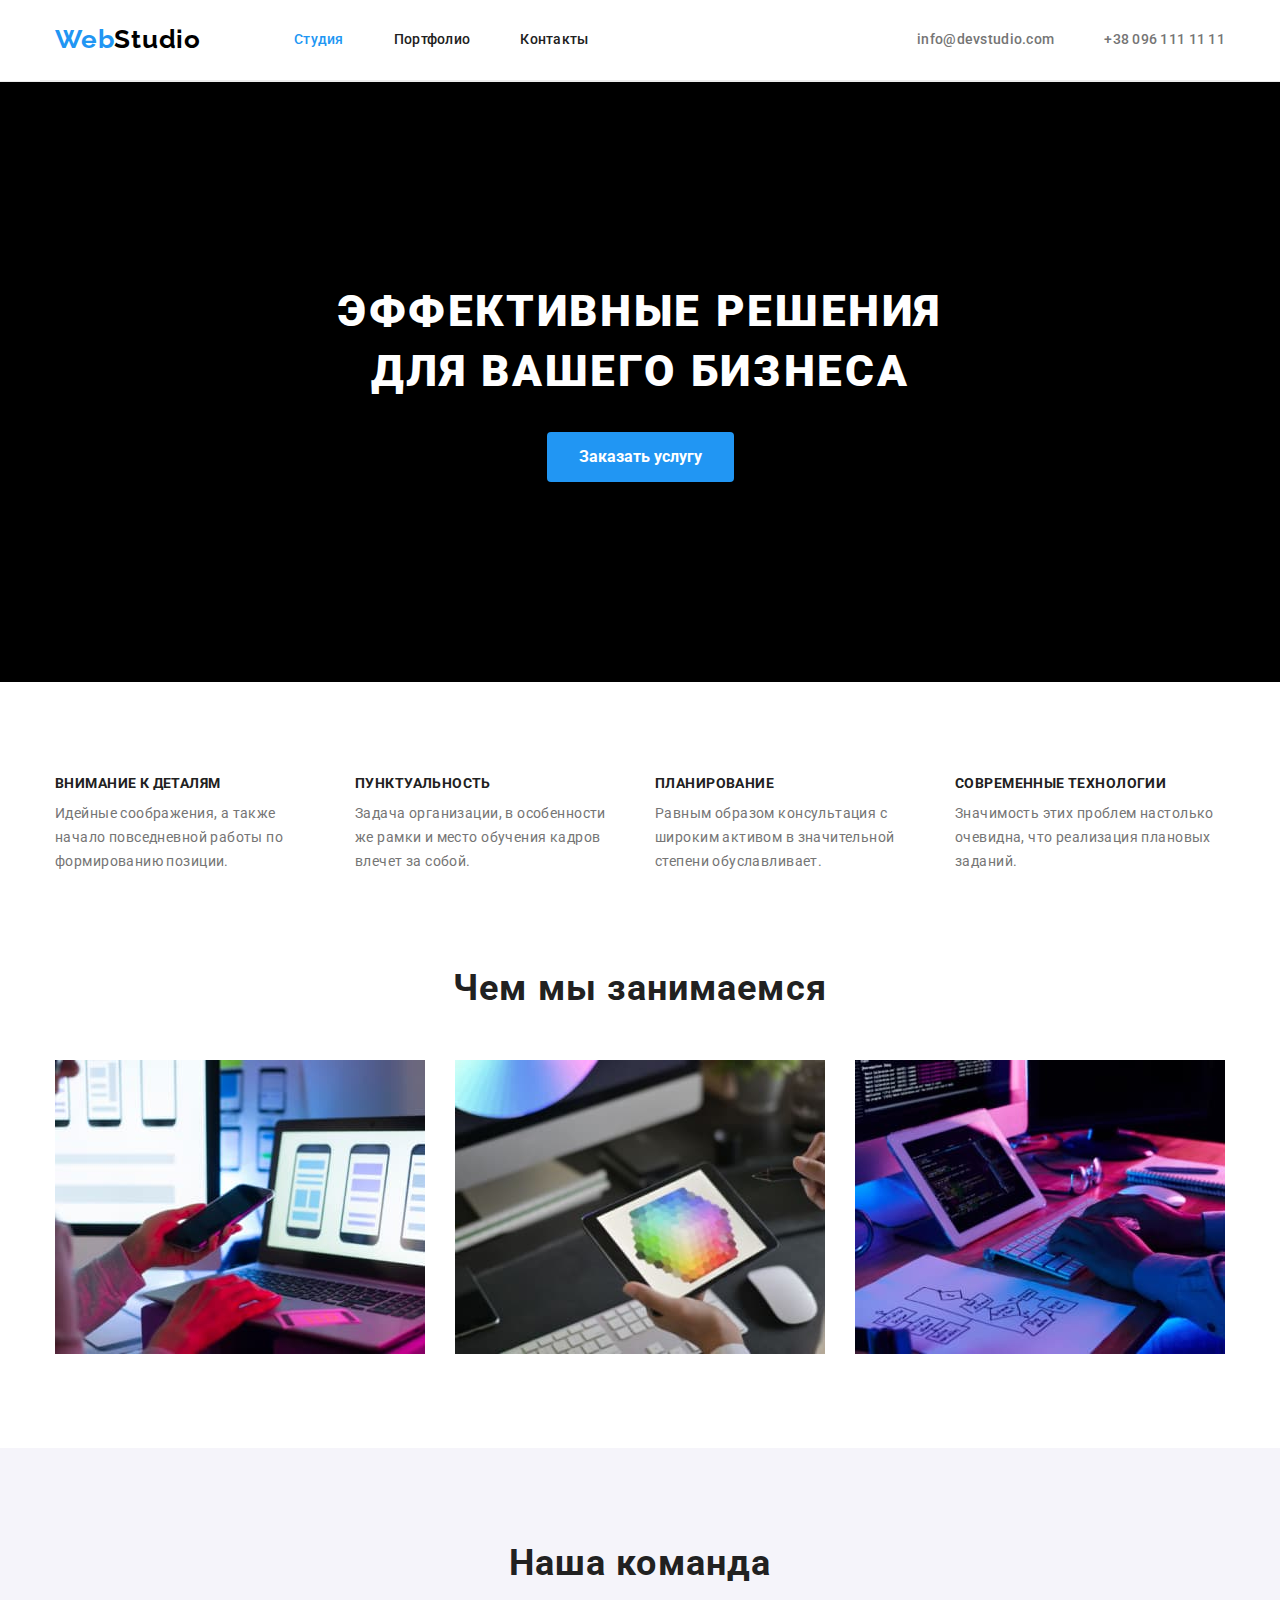
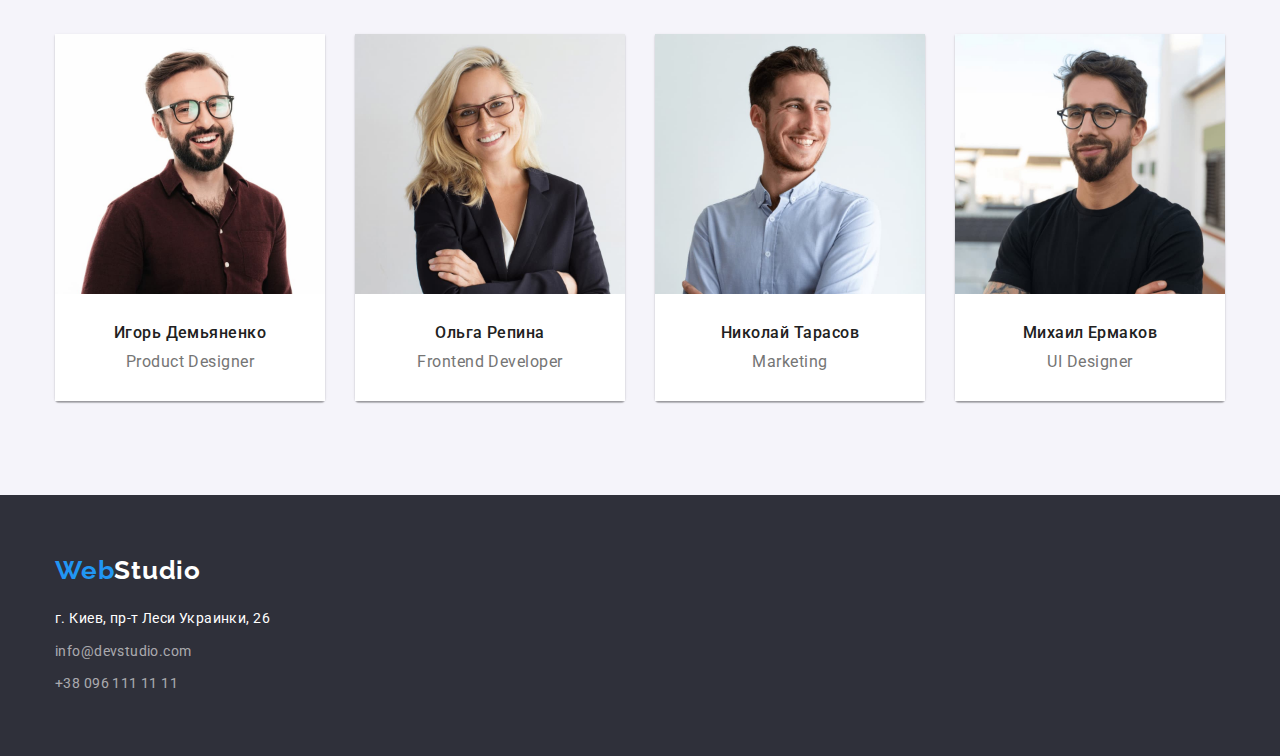
<file: index.html>
<!DOCTYPE html>
<html lang="ru">

<head>
    <meta charset="UTF-8">
    <meta http-equiv="X-UA-Compatible" content="IE=edge">
    <meta name="viewport" content="width=device-width, initial-scale=1.0">
    <title>Document</title>

    <link rel="preconnect" href="https://fonts.googleapis.com">
    <link rel="preconnect" href="https://fonts.gstatic.com" crossorigin>
    <link href="https://fonts.googleapis.com/css2?family=Raleway:wght@700&family=Roboto:wght@400;500;700;900&display=swap" rel="stylesheet">

    <link rel="stylesheet" href="https://cdnjs.cloudflare.com/ajax/libs/modern-normalize/1.1.0/modern-normalize.min.css">

    <link rel="stylesheet" href="./css/styles.css">



</head>

<body>


    <!-- Menu-->
    <header class="page-header">
        <div class="container page-header">
            <nav class="nav-flex">
                <a href="./index.html" class="logo link"><span class="blue-logo">Web</span>Studio</a>
                <ul class="site-nav ">
                    <li class="item"><a href="./index.html" class="link current">Студия</a></li>
                    <li class="item"><a href="./portfolio.html" class="link">Портфолио</a></li>
                    <li class="item"><a href="#" class="link">Контакты</a></li>
                </ul>
            </nav>
            <ul class="auth-nav ">
                <li class="iteam"><a href="mailto:info@devstudio.com" class="link">info@devstudio.com</a></li>
                <li class="iteam"><a href="tel:+380961111111" class="link">+38 096 111 11 11</a></li>
            </ul>

        </div>

    </header>

    <!-- Main -->
    <main>
        <!-- Hero -->
        <section class="hero">
            <div class="container">
                <h1 class="hero-title">Эффективные решения для вашего бизнеса</h1>
                <button type="button" class="button primary">Заказать услугу</button>
            </div>
        </section>


        <!-- Advantages -->
        <section class="section">
            <div class="container">
                <h2 class="visually-hidden">Преймущества</h2>
                <ul class=" advantages">
                    <li class="advantages-item">
                        <h3 class="advantages-title">Внимание к деталям</h3>
                        <p class="advantages-text">Идейные соображения, а также начало повседневной работы по формированию позиции.</p>
                    </li>
                    <li class="advantages-item">
                        <h3 class="advantages-title">Пунктуальность</h3>
                        <p class="advantages-text">Задача организации, в особенности же рамки и место обучения кадров влечет за собой.</p>
                    </li>
                    <li class="advantages-item">
                        <h3 class="advantages-title">Планирование</h3>
                        <p class="advantages-text">Равным образом консультация с широким активом в значительной степени обуславливает.</p>
                    </li>
                    <li class="advantages-item">
                        <h3 class="advantages-title">Современные технологии</h3>
                        <p class="advantages-text">Значимость этих проблем настолько очевидна, что реализация плановых заданий.</p>
                    </li>
                </ul>
            </div>
        </section>

        <!-- What are we doing -->
        <section class="section doing-section">
            <div class="container">
                <h2 class="section-title">Чем мы занимаемся</h2>
                <ul class="doing">
                    <li class="doing-item"><img src="./img/box2.jpg" alt="Софт для телефонов" width="370"></li>
                    <li class="doing-item"><img src="./img/box3.jpg" alt="Планшеты" width="370"></li>
                    <li class="doing-item"><img src="./img/box1.jpg" alt="Алгоритм" width="370"></li>
                </ul>
            </div>
        </section>

        <!--Team-->
        <section class="section team-section">
            <div class="container">
                <h2 class="section-title">Наша команда</h2>
                <ul class="team">
                    <li class="team-item">
                        <img src="./img/img.jpg" alt="Игорь Демьяненко" width="270">
                        <div class="team-desc">
                            <h3 class="team-title">Игорь Демьяненко</h3>
                            <p class="team-text">Product Designer</p>
                        </div>
                    </li>
                    <li class="team-item">
                        <img src="./img/img(1).jpg" alt="Ольга Репина" width="270">
                        <div class="team-desc">
                            <h3 class="team-title">Ольга Репина</h3>
                            <p class="team-text">Frontend Developer</p>
                        </div>
                    </li>
                    <li class="team-item">
                        <img src="./img/img(2).jpg" alt="Николай Тарасов" width="270">
                        <div class="team-desc">
                            <h3 class="team-title">Николай Тарасов</h3>
                            <p class="team-text">Marketing</p>
                        </div>
                    </li>
                    <li class="team-item">
                        <img src="./img/img(3).jpg" alt="Михаил Ермаков" width="270">
                        <div class="team-desc">
                            <h3 class="team-title">Михаил Ермаков</h3>
                            <p class="team-text">UI Designer</p>
                        </div>
                    </li>
                </ul>

            </div>
        </section>
    </main>

    <!-- Footer-->
    <footer class="footer">
        <div class="container">
            <a href="./index.html" class="logo link"><span class="blue-logo">Web</span>Studio</a>
            <address class="address">
                <ul class="address-desc">
                    <li class="address-item"><a href="https://goo.gl/maps/hwr6JyE6x6DrGfeN8" class="link link-address">г. Киев, пр-т Леси Украинки, 26</a></li>
                    <li class="address-item"><a href="mailto:info@devstudio.com" class="link">info@devstudio.com</a></li>
                    <li class="address-item"><a href="tel:+380961111111" class="link">+38 096 111 11 11</a></li>
                </ul>
            </address>

        </div>
    </footer>

</html>
</file>
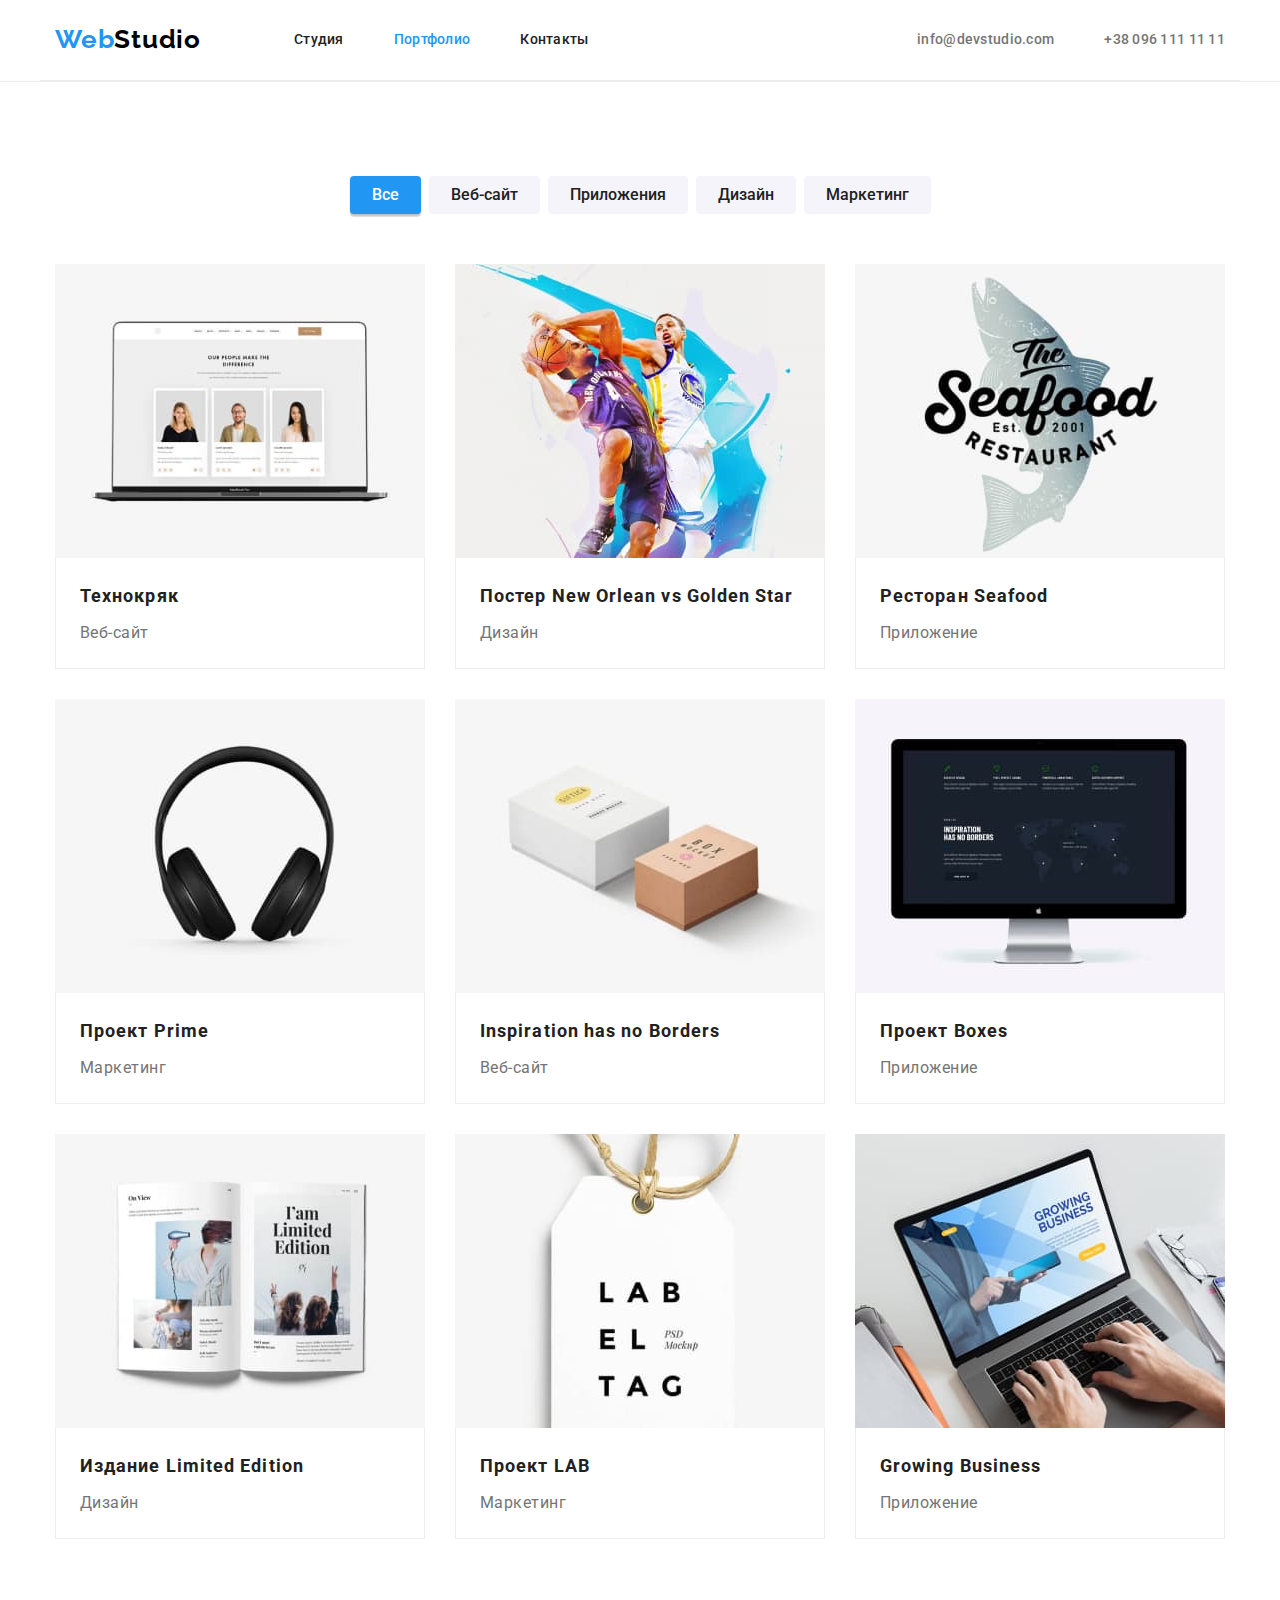
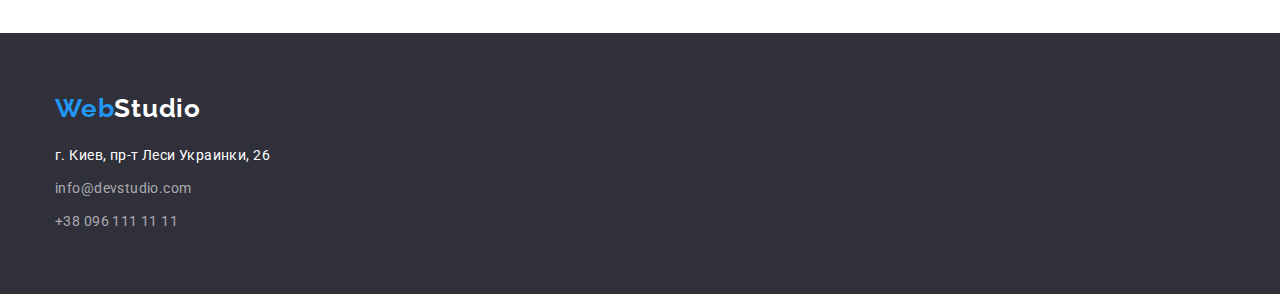
<file: portfolio.html>
<!DOCTYPE html>
<html lang="en">

<head>
    <meta charset="UTF-8">
    <meta http-equiv="X-UA-Compatible" content="IE=edge">
    <meta name="viewport" content="width=device-width, initial-scale=1.0">
    <title>Document</title>

    <link rel="preconnect" href="https://fonts.googleapis.com">
    <link rel="preconnect" href="https://fonts.gstatic.com" crossorigin>
    <link href="https://fonts.googleapis.com/css2?family=Raleway:wght@700&family=Roboto:wght@400;500;700;900&display=swap" rel="stylesheet">

    <link rel="stylesheet" href="https://cdnjs.cloudflare.com/ajax/libs/modern-normalize/1.1.0/modern-normalize.min.css">

    <link rel="stylesheet" href="./css/styles.css">



</head>



<body>
    <!-- Menu-->
    <header class="page-header">
        <div class="container page-header">
            <nav class="nav-flex">
                <a href="./index.html" class="logo link"><span class="blue-logo">Web</span>Studio</a>
                <ul class="site-nav ">
                    <li class="item"><a href="./index.html" class="link ">Студия</a></li>
                    <li class="item"><a href="./portfolio.html" class="link current">Портфолио</a></li>
                    <li class="item"><a href="#" class="link">Контакты</a></li>
                </ul>
            </nav>
            <ul class="auth-nav ">
                <li class="iteam"><a href="mailto:info@devstudio.com" class="link">info@devstudio.com</a></li>
                <li class="iteam"><a href="tel:+380961111111" class="link">+38 096 111 11 11</a></li>
            </ul>

        </div>

    </header>

    <!-- Main -->
    <main>
        <section class="section">
            <div class="container">
                <h1 class="visually-hidden">Потртфолио</h1>
                <ul class="filter">
                    <li class="filter-iteam"><button type="button" class="button current secondary">Все</button></li>
                    <li class="filter-iteam"><button type="button" class="button secondary">Веб-сайт</button></li>
                    <li class="filter-iteam"><button type="button" class="button secondary">Приложения</button></li>
                    <li class="filter-iteam"><button type="button" class="button secondary">Дизайн</button></li>
                    <li class="filter-iteam"><button type="button" class="button secondary">Маркетинг</button></li>
                </ul>
                <ul class="gallery">
                    <li class="iteam">
                        <a href="" class="link">
                            <img src="./img/portfolio/img-p.jpg" alt="Технокряк" width="370px">
                            <div class="gallery-desc">
                                <h2 class="gallery-title">Технокряк</h2>
                                <p class="gallery-text">Веб-сайт</p>
                            </div>
                        </a>

                    </li>
                    <li class="iteam">
                        <a href="" class="link">
                            <img src="./img/portfolio/img-p1.jpg" alt="Постер New Orlean vs Golden Star" width="370px">
                            <div class="gallery-desc">
                                <h2 class="gallery-title">Постер New Orlean vs Golden Star</h2>
                                <p class="gallery-text">Дизайн</p>
                            </div>
                        </a>

                    </li>
                    <li class="iteam">
                        <a href="" class="link">
                            <img src="./img/portfolio/img-p2.jpg" alt="Ресторан Seafood" width="370px">
                            <div class="gallery-desc">
                                <h2 class="gallery-title">Ресторан Seafood</h2>
                                <p class="gallery-text">Приложение</p>
                            </div>
                        </a>

                    </li>
                    <li class="iteam">
                        <a href="" class="link">
                            <img src="./img/portfolio/img-p3.jpg" alt="Проект Prime" width="370px">
                            <div class="gallery-desc">
                                <h2 class="gallery-title">Проект Prime</h2>
                                <p class="gallery-text">Маркетинг</p>
                            </div>
                        </a>
                    </li>


                    <li class="iteam">
                        <a href="" class="link">
                            <img src="./img/portfolio/img-p4.jpg" alt="Inspiration has no Borders" width="370px">
                            <div class="gallery-desc">
                                <h2 class="gallery-title">Inspiration has no Borders</h2>
                                <p class="gallery-text">Веб-сайт</p>
                            </div>
                        </a>

                    </li>
                    <li class="iteam">
                        <a href="" class="link">
                            <img src="./img/portfolio/img-p5.jpg" alt="Проект Boxes" width="370px">
                            <div class="gallery-desc">
                                <h2 class="gallery-title">Проект Boxes</h2>
                                <p class="gallery-text">Приложение</p>
                            </div>
                        </a>

                    </li>
                    <li class="iteam">
                        <a href="" class="link">
                            <img src="./img/portfolio/img-p6.jpg" alt="Издание Limited Edition" width="370px">
                            <div class="gallery-desc">
                                <h2 class="gallery-title">Издание Limited Edition</h2>
                                <p class="gallery-text">Дизайн</p>
                            </div>
                        </a>
                    </li>
                    <li class="iteam">
                        <a href="" class="link">
                            <img src="./img/portfolio/img-p7.jpg" alt="Проект LAB" width="370px">
                            <div class="gallery-desc">
                                <h2 class="gallery-title">Проект LAB</h2>
                                <p class="gallery-text">Маркетинг</p>
                            </div>
                        </a>
                    </li>
                    <li class="iteam">
                        <a href="" class="link">
                            <img src="./img/portfolio/img-p8.jpg" alt="Growing Business" width="370px">
                            <div class="gallery-desc">
                                <h2 class="gallery-title">Growing Business</h2>
                                <p class="gallery-text">Приложение</p>
                            </div>

                        </a>
                    </li>
                </ul>

            </div>
        </section>
    </main>

    <!-- Footer-->
    <footer class="footer">
        <div class="container">
            <a href="./index.html" class="logo link"><span class="blue-logo">Web</span>Studio</a>
            <address class="address">
                <ul class="address-desc">
                    <li class="address-item"><a href="https://goo.gl/maps/hwr6JyE6x6DrGfeN8" class="link link-address">г. Киев, пр-т Леси Украинки, 26</a></li>
                    <li class="address-item"><a href="mailto:info@devstudio.com" class="link">info@devstudio.com</a></li>
                    <li class="address-item"><a href="tel:+380961111111" class="link">+38 096 111 11 11</a></li>
                </ul>
            </address>

        </div>
    </footer>

</body>

</html>
</file>
<file: css/styles.css>
/* Цвет основного текста   #757575; */


/* Вторичный цвет текста  #212121; */


/* Акцент  #2196F3; */


/* Фон  #E5E5E5; */


/* Вторичный фон #F5F4FA; */


/*  Raleway 700 Roboto 400 500 700 bold 900 */


/* Цвет кнопок - вторичный #F5F4FA; */

:root {
    --text-primary-color: #757575;
    --text-title-color: #212121;
    --text-secondary-color: #212121;
    --accent-color: #2196F3;
    --white-color: #ffffff;
    --bac-secondary-color: #F5F4FA;
    --batton-primary-color: #2196F3;
    --batton-secondary-color: #F5F4FA;
}

body {
    background-color: var(--white-color);
    color: var(--text-primary-color);
    font-family: 'Roboto', sans-serif;
}

h1,
h2,
h3,
p {
    margin: 0;
}

ul {
    padding: 0;
    margin: 0;
    list-style: none;
}

img {
    display: block;
    width: 100%;
    height: auto;
}

.visually-hidden {
    position: absolute;
    width: 1px;
    height: 1px;
    margin: -1px;
    border: 0;
    padding: 0;
    white-space: nowrap;
    clip-path: inset(100%);
    clip: rect(0 0 0 0);
    overflow: hidden;
}

.link {
    text-decoration: none
}

.container {
    width: 1200px;
    margin: 0 auto;
    padding: 0 15px;
    /* outline: 2px solid tomato; */
}


/* Logo */

.logo {
    color: #000000;
    font-family: 'Raleway', sans-serif;
    font-weight: 700;
    font-size: 26px;
    line-height: 1.2;
    letter-spacing: 0.03em;
}

.logo .blue-logo {
    color: var(--accent-color);
}

.logo:hover,
.logo:focus {
    color: var(--accent-color);
}


/* Header */

.page-header {
    border-bottom: 1px solid #ECECEC;
}

.container.page-header {
    display: flex;
    align-items: center;
}


/* Site nav */

.site-nav {
    display: flex;
    margin-left: 93px;
    font-weight: 500;
    font-size: 14px;
    line-height: 1.14;
    letter-spacing: 0.02em;
}

.nav-flex {
    display: flex;
    align-items: center;
}

.site-nav .item:not(:last-child) {
    margin-right: 50px;
}

.site-nav .link {
    display: block;
    padding-top: 32px;
    padding-bottom: 32px;
    color: var(--text-secondary-color);
}

.site-nav .link:hover,
.site-nav .link:focus {
    color: var(--accent-color);
}

.site-nav .link.current {
    color: var(--accent-color);
    cursor: pointer
}


/* Auth-nav */

.auth-nav {
    display: flex;
    font-weight: 500;
    font-size: 14px;
    line-height: 1.14;
    letter-spacing: 0.02em;
    margin-left: auto;
}

.auth-nav>.iteam:first-child {
    margin-right: 50px;
}

.auth-nav .link {
    color: var(--text-primary-color);
}

.auth-nav .link:hover,
.auth-nav .link:focus {
    color: var(--accent-color);
}


/* Hero */

.hero {
    padding: 200px 0;
    text-align: center;
    background-color: #000000;
}

.hero .hero-title {
    color: var(--white-color);
    width: 696px;
    font-weight: 900;
    font-size: 44px;
    line-height: 1.36;
    letter-spacing: 0.06em;
    text-transform: uppercase;
    margin-top: 0;
    margin-bottom: 30px;
    margin-left: auto;
    margin-right: auto;
}


/* Section */

.section {
    padding: 94px 0;
}

.section .section-title {
    color: var(--text-title-color);
    font-weight: 700;
    font-size: 36px;
    line-height: 1.17;
    text-align: center;
    letter-spacing: 0.03em;
    margin-top: 0;
    margin-bottom: 50px;
}


/* Advantages */

.advantages {
    display: flex;
    justify-content: space-between;
}

.advantages-item {
    width: 270px;
    /* outline: 2px solid tomato; */
}

.advantages-title {
    color: var(--text-title-color);
    font-weight: 700;
    font-size: 14px;
    line-height: 1.14;
    letter-spacing: 0.03em;
    text-transform: uppercase;
    margin-top: 0;
    margin-bottom: 10px;
}

.advantages-text {
    color: var(--text-primary-color);
    font-size: 14px;
    line-height: 1.71;
    letter-spacing: 0.03em;
    margin-top: 0;
    margin-bottom: 0;
}


/* What are we doing */

.doing-section {
    padding-top: 0;
}

.doing {
    display: flex;
}

.doing-item:not(:last-child) {
    margin-right: 30px;
}


/* Team */

.team-section {
    background-color: var(--bac-secondary-color);
}

.team {
    display: flex;
}

.team-item {
    box-shadow: 0px 1px 3px rgba(0, 0, 0, 0.12), 0px 1px 1px rgba(0, 0, 0, 0.14), 0px 2px 1px rgba(0, 0, 0, 0.2);
    border-radius: 0px 0px 4px 4px;
}

.team-item:not(:last-child) {
    margin-right: 30px;
}

.team-desc {
    background: #FFFFFF;
    padding: 30px 0;
    text-align: center;
}

.team-title {
    color: var(--text-secondary-color);
    font-weight: 500;
    font-size: 16px;
    line-height: 1.18;
    letter-spacing: 0.03em;
    margin-bottom: 10px;
}

.team-text {
    color: var(--text-primary-color);
    font-size: 16px;
    line-height: 1.18;
    letter-spacing: 0.03em;
    margin-top: 0;
    margin-bottom: 0;
}


/* Button */

.button {
    display: inline-block;
    padding: 6px 22px;
    background-color: var(--batton-secondary-color);
    color: var(--text-secondary-color);
    border: 0px solid transparent;
    border-radius: 4px;
    cursor: pointer;
    font-weight: 500;
    font-size: 16px;
    line-height: 1.62;
    text-decoration: none;
    text-align: center;
}

.button:hover,
.button:focus,
.button:active {
    background-color: var(--batton-primary-color);
    color: var(--white-color);
}

.button.primary {
    background-color: var(--batton-primary-color);
    color: var(--white-color);
    padding: 10px 32px;
    font-weight: 700;
    font-size: 16px;
    line-height: 1.88;
}

.button.primary:hover,
.button.primary:focus,
.button.primary:active {
    background-color: var(--batton-secondary-color);
    color: var(--batton-primary-color);
    cursor: pointer;
    padding: 10px 32px;
}

.button.secondary:hover,
.button.secondary:focus,
.button.secondary:active,
.button.current.secondary {
    box-shadow: 0px 3px 1px rgba(0, 0, 0, 0.1), 0px 1px 2px rgba(0, 0, 0, 0.08), 0px 2px 2px rgba(0, 0, 0, 0.12);
}


/* Footer */

.footer {
    background-color: #2F303A;
    color: var(--white-color);
    padding-top: 60px;
    padding-bottom: 60px;
}

.footer .logo.link {
    color: var(--white-color);
}

.footer .link {
    color: rgba(255, 255, 255, 0.6);
}

.address {
    margin-top: 20px;
}

.footer .link.link-address {
    color: var(--white-color);
}

.address-desc {
    font-style: normal;
    font-size: 14px;
    line-height: 1.71;
    letter-spacing: 0.03em;
}

.address-item:not(:last-child) {
    margin-bottom: 9px;
}

.footer .link:hover,
.footer .link:focus {
    color: var(--accent-color);
}


/* Portfolio */


/* Filter */

.filter {
    display: flex;
    justify-content: center;
    margin-bottom: 50px;
}

.filter-iteam:not(:last-child) {
    margin-right: 8px;
}

.filter .current {
    background-color: var(--accent-color);
    color: var(--white-color);
    cursor: pointer
}


/* Gallery */

.gallery {
    display: flex;
    flex-wrap: wrap;
}

.gallery .iteam {
    width: calc((100% - 60px) / 3);
}

.gallery .iteam:not(:nth-child(3n)) {
    margin-right: 30px;
}

.gallery .iteam:not(:nth-last-child(-n+3)) {
    margin-bottom: 30px;
}

.gallery-desc {
    border: 1px solid #EEEEEE;
    box-sizing: border-box;
    border-top: none;
    padding: 20px 24px;
}

.gallery-title {
    color: var(--text-title-color);
    font-weight: 700;
    font-size: 18px;
    line-height: 2;
    letter-spacing: 0.06em;
    margin-bottom: 4px;
}

.gallery-text {
    color: var(--text-primary-color);
    font-size: 16px;
    line-height: 1.87;
    letter-spacing: 0.03em;
}
</file>
